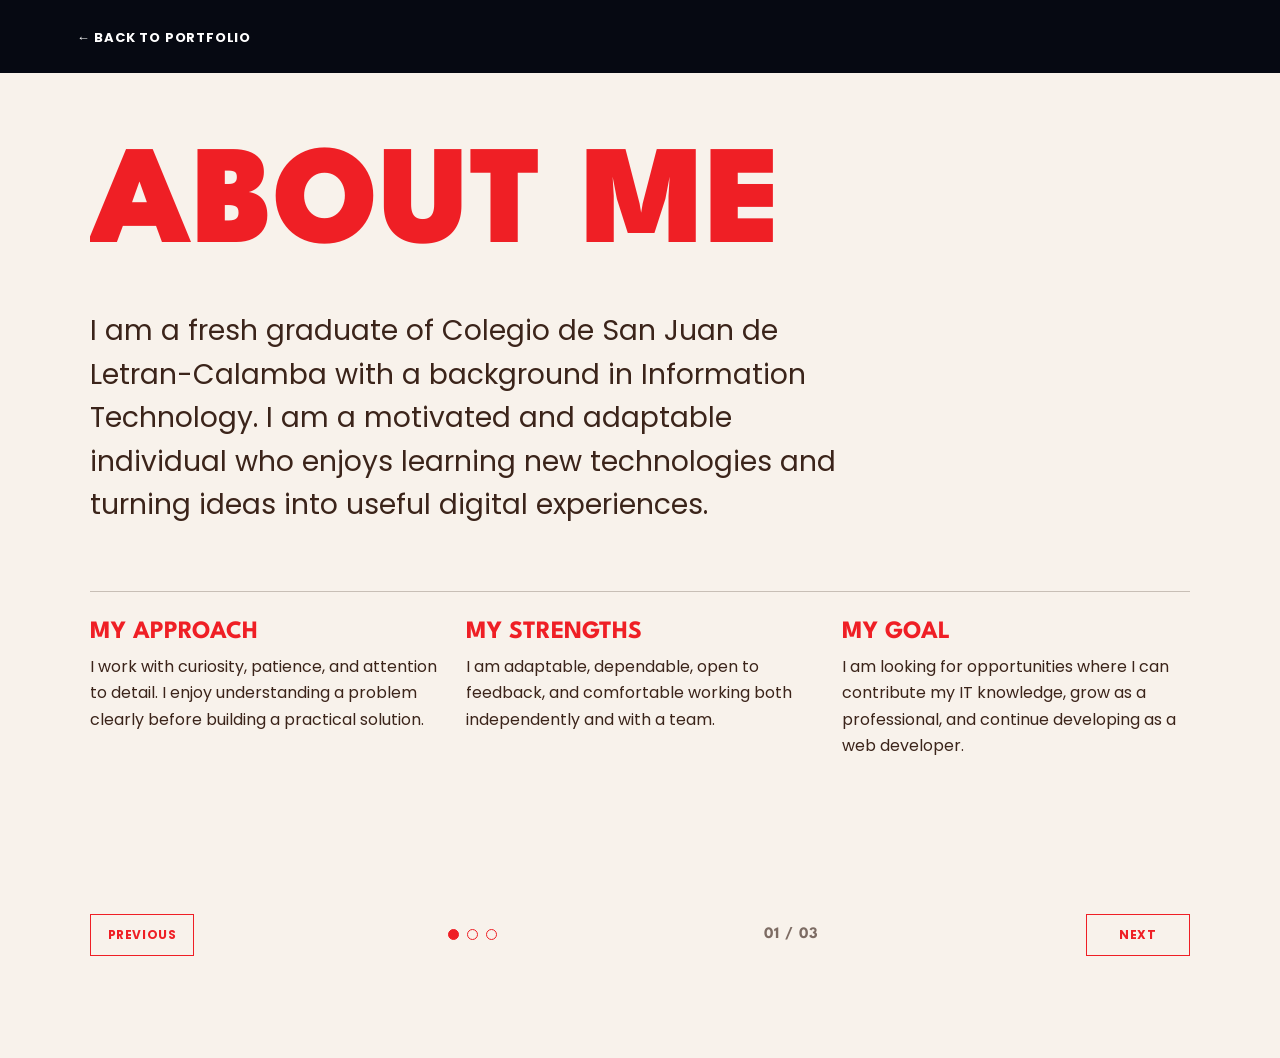
<file: aboutme.html>
<!DOCTYPE html>
<html lang="en">
<head>
    <meta charset="UTF-8">
    <meta name="viewport" content="width=device-width, initial-scale=1.0">
    <title>About Me - Jed Rafer</title>
    <style>
        @import url('https://fonts.googleapis.com/css2?family=League+Spartan:wght@500;700;900&family=Poppins:wght@400;500;600;700&display=swap');

        :root {
            --navy-dark: #060912;
            --brand-red: #ef1f25;
            --soft-cream: #f8f2eb;
            --text-dark: #3b241a;
            --rose: #ee6f82;
        }

        * {
            box-sizing: border-box;
            margin: 0;
            padding: 0;
        }

        body {
            min-height: 100vh;
            background: var(--soft-cream);
            color: var(--text-dark);
            font-family: 'Poppins', sans-serif;
            overflow-x: hidden;
        }

        .page-header {
            background: var(--navy-dark);
            padding: 24px 6vw;
        }

        .back-link {
            color: #ffffff;
            font-size: 13px;
            font-weight: 700;
            text-decoration: none;
            text-transform: uppercase;
            letter-spacing: 0.8px;
        }

        .back-link:hover {
            color: var(--rose);
        }

        main {
            width: min(1100px, 100% - 48px);
            margin: 0 auto;
            padding: 72px 0 90px;
        }

        .carousel {
            position: relative;
            overflow: hidden;
            touch-action: pan-y;
            user-select: none;
        }

        .carousel-track {
            display: flex;
            width: 300%;
            transition: transform 0.75s cubic-bezier(0.22, 1, 0.36, 1);
        }

        .slide {
            width: 33.3333%;
            flex: 0 0 33.3333%;
            padding: 2px 0 24px;
        }

        .slide[aria-hidden="true"] {
            pointer-events: none;
        }

        h1 {
            color: var(--brand-red);
            font-family: 'League Spartan', sans-serif;
            font-size: clamp(58px, 11vw, 148px);
            font-weight: 900;
            line-height: 0.88;
            text-transform: uppercase;
        }

        .intro {
            max-width: 760px;
            margin-top: 38px;
            font-size: clamp(19px, 2.2vw, 30px);
            line-height: 1.55;
        }

        .details {
            display: grid;
            grid-template-columns: repeat(3, 1fr);
            gap: 28px;
            margin-top: 64px;
            border-top: 1px solid rgba(59, 36, 26, 0.25);
            padding-top: 28px;
        }

        .details h2 {
            color: var(--brand-red);
            font-family: 'League Spartan', sans-serif;
            font-size: 25px;
            text-transform: uppercase;
        }

        .details p {
            margin-top: 10px;
            line-height: 1.65;
        }

        .skills-intro {
            max-width: 720px;
            margin-top: 26px;
            font-size: clamp(17px, 2vw, 25px);
            line-height: 1.55;
        }

        .skills-grid {
            display: grid;
            grid-template-columns: repeat(3, 1fr);
            gap: 18px;
            margin-top: 48px;
        }

        .skill-group {
            min-height: 190px;
            padding: 22px;
            border: 1px solid rgba(59, 36, 26, 0.2);
            background: rgba(255, 255, 255, 0.38);
            box-shadow: 8px 8px 0 rgba(59, 36, 26, 0.12);
            transition: transform 0.25s ease, box-shadow 0.25s ease;
        }

        .skill-group:hover {
            transform: translateY(-5px);
            box-shadow: 12px 12px 0 rgba(59, 36, 26, 0.16);
        }

        .skill-group h2 {
            color: var(--brand-red);
            font-family: 'League Spartan', sans-serif;
            font-size: clamp(22px, 2.6vw, 34px);
            line-height: 1;
            text-transform: uppercase;
        }

        .skill-group p {
            margin-top: 18px;
            font-size: clamp(15px, 1.5vw, 20px);
            line-height: 1.65;
        }

        .hobbies-slide {
            margin: 0;
            padding: 34px clamp(20px, 4vw, 54px) 44px;
            background: var(--navy-dark);
            color: #ffffff;
            box-shadow: 14px 14px 0 rgba(6, 9, 18, 0.18);
        }

        .hobbies-slide h1 {
            color: #2fb3ff;
        }

        .hobbies-intro {
            max-width: 700px;
            margin-top: 24px;
            color: #d8e6ff;
            font-size: clamp(17px, 2vw, 25px);
            line-height: 1.55;
        }

        .hobbies-grid {
            display: grid;
            grid-template-columns: repeat(2, 1fr);
            gap: 16px;
            margin-top: 42px;
        }

        .hobby-card {
            min-height: 180px;
            padding: 22px;
            border: 1px solid rgba(255, 255, 255, 0.2);
            background: rgba(255, 255, 255, 0.08);
            background-size: cover;
            background-position: center;
            background-blend-mode: multiply;
            isolation: isolate;
            transition: transform 0.25s ease, background 0.25s ease, border-color 0.25s ease;
        }

        .hobby-card:hover,
        .hobby-card:focus-within {
            transform: translateY(-6px) rotate(-1deg);
            background-color: rgba(255, 255, 255, 0.2);
        }

        .hobby-card h2 {
            position: relative;
            z-index: 1;
            font-family: 'League Spartan', sans-serif;
            font-size: clamp(25px, 3vw, 42px);
            line-height: 1;
            text-transform: uppercase;
        }

        .hobby-card p {
            position: relative;
            z-index: 1;
            margin-top: 16px;
            color: #e4ecff;
            font-size: clamp(14px, 1.4vw, 18px);
            line-height: 1.55;
        }

        .hobby-basketball {
            border-color: #ff9d3d;
            background-image: linear-gradient(rgba(6, 9, 18, 0.44), rgba(6, 9, 18, 0.7)), url('basketball.jpg');
        }

        .hobby-basketball h2 {
            color: #ff9d3d;
        }

        .hobby-gaming {
            border-color: #c38cff;
            background-image: linear-gradient(rgba(6, 9, 18, 0.56), rgba(6, 9, 18, 0.72)), url('valorant.jpg');
        }

        .hobby-gaming h2 {
            color: #c38cff;
        }

        .hobby-anime {
            border-color: #ff6f9d;
            background-image: linear-gradient(rgba(6, 9, 18, 0.48), rgba(6, 9, 18, 0.7)), url('onepiece.jpg');
        }

        .hobby-anime h2 {
            color: #ff6f9d;
        }

        .hobby-movies {
            border-color: #65e5cf;
            background-image: linear-gradient(rgba(6, 9, 18, 0.5), rgba(6, 9, 18, 0.72)), url('spiderman.jpg');
        }

        .hobby-movies h2 {
            color: #65e5cf;
        }

        .carousel-controls {
            display: flex;
            align-items: center;
            justify-content: space-between;
            gap: 18px;
            margin-top: 28px;
            padding: 12px 0;
        }

        .carousel-status {
            min-width: 82px;
            color: rgba(59, 36, 26, 0.65);
            font-family: 'League Spartan', sans-serif;
            font-size: 16px;
            font-weight: 700;
            letter-spacing: 1px;
            text-align: center;
        }

        .carousel-button {
            min-width: 104px;
            padding: 11px 16px;
            border: 1px solid var(--brand-red);
            background: transparent;
            color: var(--brand-red);
            font: inherit;
            font-size: 12px;
            font-weight: 700;
            text-transform: uppercase;
            letter-spacing: 0.6px;
            cursor: pointer;
            transition: background 0.2s ease, color 0.2s ease, transform 0.2s ease;
        }

        .carousel-button:hover,
        .carousel-button:focus-visible {
            background: var(--brand-red);
            color: #ffffff;
            transform: translateY(-2px);
        }

        .carousel-button:focus-visible,
        .carousel-dot:focus-visible {
            outline: 3px solid var(--rose);
            outline-offset: 3px;
        }

        .carousel-dots {
            display: flex;
            gap: 8px;
        }

        .carousel-dot {
            width: 11px;
            height: 11px;
            padding: 0;
            border: 1px solid var(--brand-red);
            border-radius: 50%;
            background: transparent;
            cursor: pointer;
        }

        .carousel-dot.is-active {
            background: var(--brand-red);
        }

        @media (prefers-reduced-motion: reduce) {
            .carousel-track,
            .carousel-button,
            .skill-group {
                transition: none;
            }
        }

        @media (max-width: 700px) {
            main {
                width: min(100% - 32px, 1100px);
                padding-top: 52px;
            }

            .details {
                grid-template-columns: 1fr;
                margin-top: 46px;
            }

            .skills-grid {
                grid-template-columns: 1fr;
                margin-top: 36px;
            }

            .hobbies-grid {
                grid-template-columns: 1fr;
                margin-top: 32px;
            }

            .carousel-controls {
                gap: 8px;
                margin-top: 12px;
                padding: 10px 8px;
            }

            .carousel-button {
                min-width: 0;
                flex: 1 1 0;
                padding: 10px 8px;
            }

            .carousel-status {
                min-width: 64px;
                font-size: 14px;
            }
        }
    </style>
</head>
<body>
    <header class="page-header">
        <a class="back-link" href="index.html">&larr; Back to portfolio</a>
    </header>

    <main>
        <div class="carousel" id="aboutCarousel" aria-label="About Me, Skills, and Hobbies">
            <div class="carousel-track">
                <section class="slide" aria-labelledby="aboutSlideTitle">
                    <h1 id="aboutSlideTitle">About Me</h1>
                    <p class="intro">I am a fresh graduate of Colegio de San Juan de Letran-Calamba with a background in Information Technology. I am a motivated and adaptable individual who enjoys learning new technologies and turning ideas into useful digital experiences.</p>

                    <div class="details">
                        <section>
                            <h2>My Approach</h2>
                            <p>I work with curiosity, patience, and attention to detail. I enjoy understanding a problem clearly before building a practical solution.</p>
                        </section>
                        <section>
                            <h2>My Strengths</h2>
                            <p>I am adaptable, dependable, open to feedback, and comfortable working both independently and with a team.</p>
                        </section>
                        <section>
                            <h2>My Goal</h2>
                            <p>I am looking for opportunities where I can contribute my IT knowledge, grow as a professional, and continue developing as a web developer.</p>
                        </section>
                    </div>
                </section>

                <section class="slide" aria-labelledby="skillsSlideTitle" aria-hidden="true">
                    <h1 id="skillsSlideTitle">Skills</h1>
                    <p class="skills-intro">A practical toolkit for building, styling, connecting, and improving digital experiences.</p>

                    <div class="skills-grid">
                        <section class="skill-group">
                            <h2>Programming Language</h2>
                            <p>Python, JavaScript, Java, HTML5, CSS3, C++</p>
                        </section>
                        <section class="skill-group">
                            <h2>Database</h2>
                            <p>MySQL</p>
                        </section>
                        <section class="skill-group">
                            <h2>Tools and Technologies</h2>
                            <p>Android Studio, Git, Visual Studio Code, Microsoft Office 365: Word, Excel, PowerPoint</p>
                        </section>
                    </div>
                </section>

                <section class="slide hobbies-slide" aria-labelledby="hobbiesSlideTitle" aria-hidden="true">
                    <h1 id="hobbiesSlideTitle">Hobbies</h1>
                    <p class="hobbies-intro">The things I enjoy outside of work keep me curious, competitive, creative, and connected to new stories.</p>

                    <div class="hobbies-grid">
                        <article class="hobby-card hobby-basketball">
                            <h2>Basketball</h2>
                            <p>I enjoy the energy of the game, the teamwork, and the challenge of improving one play at a time.</p>
                        </article>
                        <article class="hobby-card hobby-gaming">
                            <h2>Gaming</h2>
                            <p>I play computer games such as Valorant for strategy, quick decisions, and friendly competition.</p>
                        </article>
                        <article class="hobby-card hobby-anime">
                            <h2>Anime</h2>
                            <p>I like discovering imaginative worlds, memorable characters, and stories with different perspectives.</p>
                        </article>
                        <article class="hobby-card hobby-movies">
                            <h2>Movies</h2>
                            <p>I enjoy watching movies to relax, explore new ideas, and appreciate strong visual storytelling.</p>
                        </article>
                    </div>
                </section>
            </div>
        </div>

        <div class="carousel-controls">
            <button class="carousel-button" id="previousSlide" type="button" aria-label="Show About Me">Previous</button>
            <div class="carousel-dots" role="tablist" aria-label="Choose About Me section">
                <button class="carousel-dot is-active" type="button" role="tab" aria-selected="true" aria-label="About Me" data-slide="0"></button>
                <button class="carousel-dot" type="button" role="tab" aria-selected="false" aria-label="Skills" data-slide="1"></button>
                <button class="carousel-dot" type="button" role="tab" aria-selected="false" aria-label="Hobbies" data-slide="2"></button>
            </div>
            <span class="carousel-status" id="carouselStatus" aria-live="polite">01 / 03</span>
            <button class="carousel-button" id="nextSlide" type="button" aria-label="Show Skills">Next</button>
        </div>
    </main>

    <script>
        const carousel = document.getElementById('aboutCarousel');
        const track = carousel.querySelector('.carousel-track');
        const slides = [...carousel.querySelectorAll('.slide')];
        const dots = [...document.querySelectorAll('.carousel-dot')];
        const previousButton = document.getElementById('previousSlide');
        const nextButton = document.getElementById('nextSlide');
        const carouselStatus = document.getElementById('carouselStatus');
        const prefersReducedMotion = window.matchMedia('(prefers-reduced-motion: reduce)').matches;
        let currentSlide = 0;
        let autoAdvance;
        let pointerStartX = null;
        const slideNames = ['About Me', 'Skills', 'Hobbies'];

        const updateCarousel = (slideIndex) => {
            currentSlide = (slideIndex + slides.length) % slides.length;
            track.style.transform = `translateX(-${currentSlide * (100 / slides.length)}%)`;
            const adjacentSlide = slideNames[(currentSlide + 1) % slides.length];
            previousButton.setAttribute('aria-label', `Show ${slideNames[(currentSlide - 1 + slides.length) % slides.length]}`);
            nextButton.setAttribute('aria-label', `Show ${adjacentSlide}`);
            carouselStatus.textContent = `${String(currentSlide + 1).padStart(2, '0')} / ${String(slides.length).padStart(2, '0')}`;

            slides.forEach((slide, index) => {
                const isCurrent = index === currentSlide;
                slide.setAttribute('aria-hidden', String(!isCurrent));
            });

            dots.forEach((dot, index) => {
                const isCurrent = index === currentSlide;
                dot.classList.toggle('is-active', isCurrent);
                dot.setAttribute('aria-selected', String(isCurrent));
            });
        };

        const stopAutoAdvance = () => window.clearInterval(autoAdvance);
        const startAutoAdvance = () => {
            if (!prefersReducedMotion) {
                stopAutoAdvance();
                autoAdvance = window.setInterval(() => updateCarousel(currentSlide + 1), 6000);
            }
        };

        previousButton.addEventListener('click', () => {
            updateCarousel(currentSlide - 1);
            startAutoAdvance();
        });

        nextButton.addEventListener('click', () => {
            updateCarousel(currentSlide + 1);
            startAutoAdvance();
        });

        dots.forEach((dot) => {
            dot.addEventListener('click', () => {
                updateCarousel(Number(dot.dataset.slide));
                startAutoAdvance();
            });
        });

        carousel.addEventListener('pointerdown', (event) => {
            pointerStartX = event.clientX;
            stopAutoAdvance();
            if (event.pointerId !== undefined && carousel.setPointerCapture) {
                try {
                    carousel.setPointerCapture(event.pointerId);
                } catch {
                    pointerStartX = event.clientX;
                }
            }
        });

        carousel.addEventListener('pointerup', (event) => {
            if (pointerStartX === null) {
                return;
            }

            const distance = event.clientX - pointerStartX;
            if (Math.abs(distance) > 45) {
                updateCarousel(currentSlide + (distance < 0 ? 1 : -1));
            }

            pointerStartX = null;
            startAutoAdvance();
        });

        carousel.addEventListener('pointercancel', () => {
            pointerStartX = null;
            startAutoAdvance();
        });

        carousel.addEventListener('mouseenter', stopAutoAdvance);
        carousel.addEventListener('mouseleave', startAutoAdvance);
        updateCarousel(0);
        startAutoAdvance();
    </script>
</body>
</html>
</file>
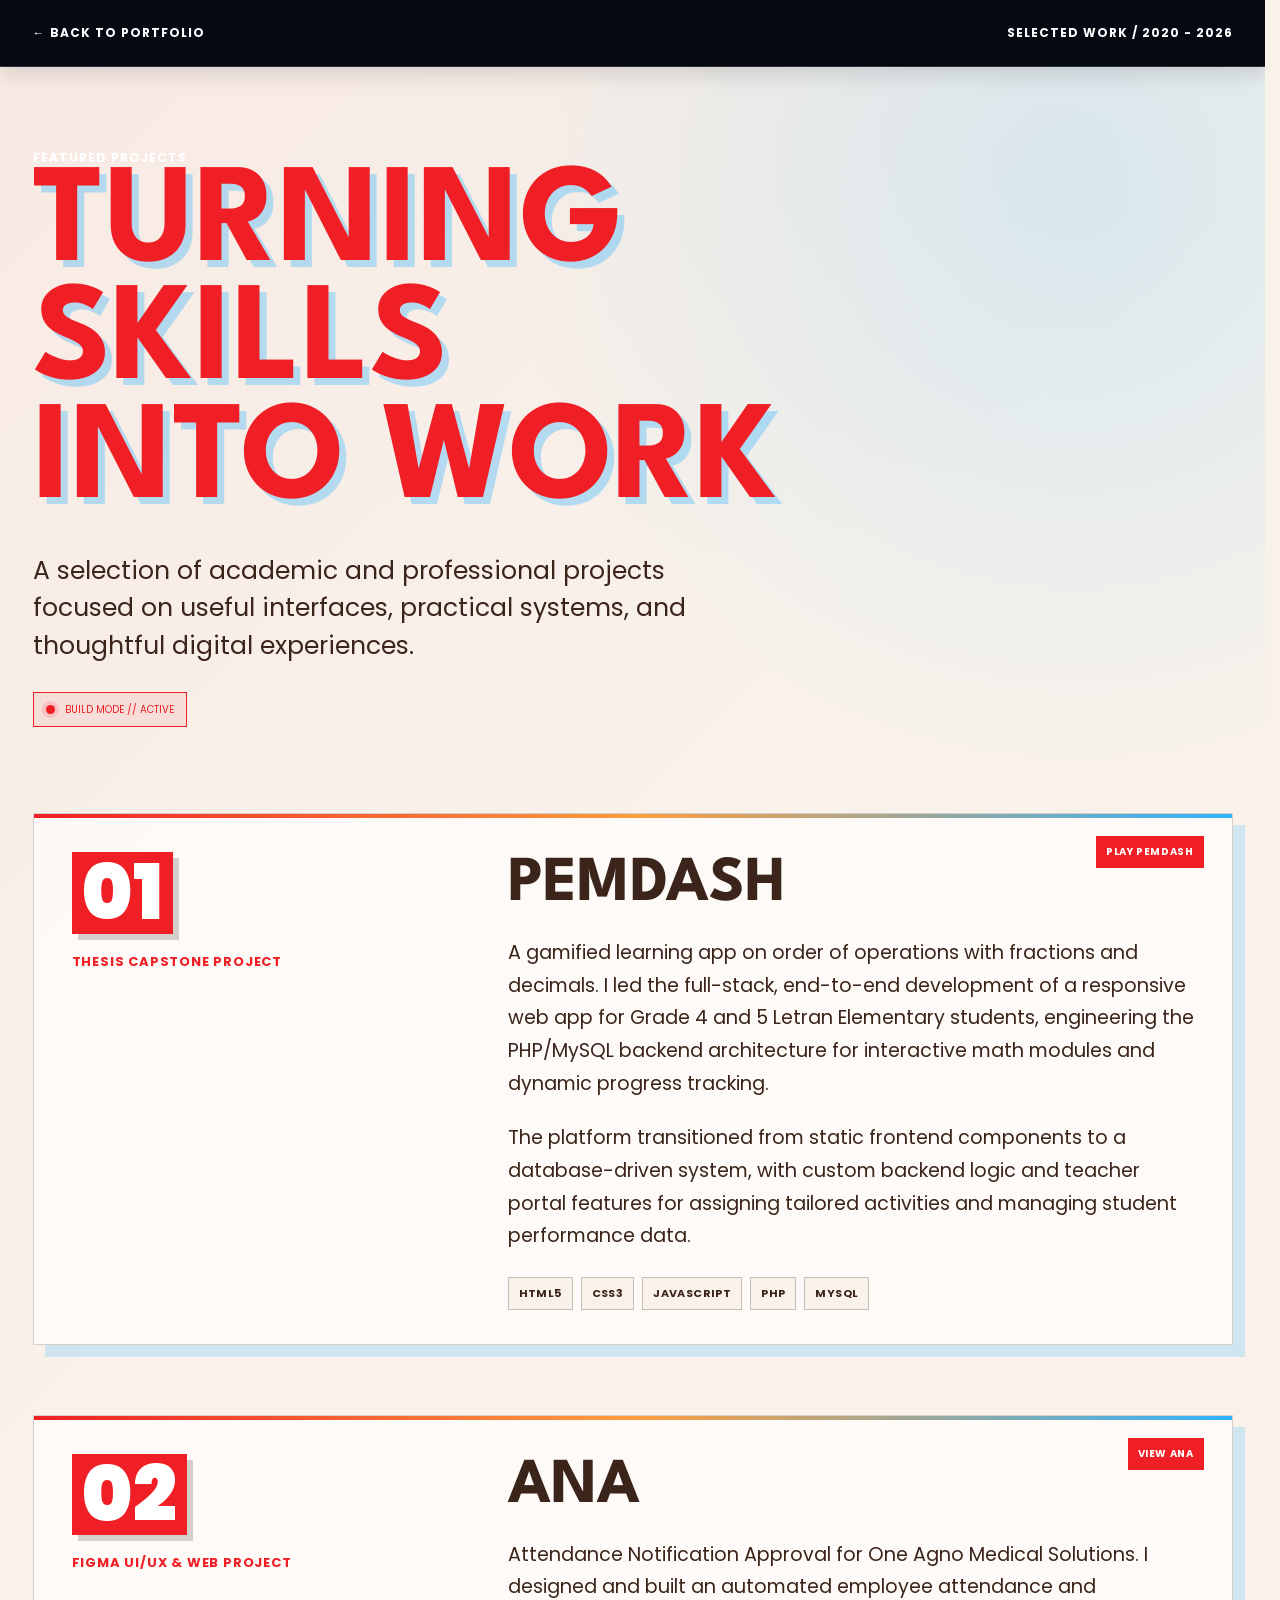
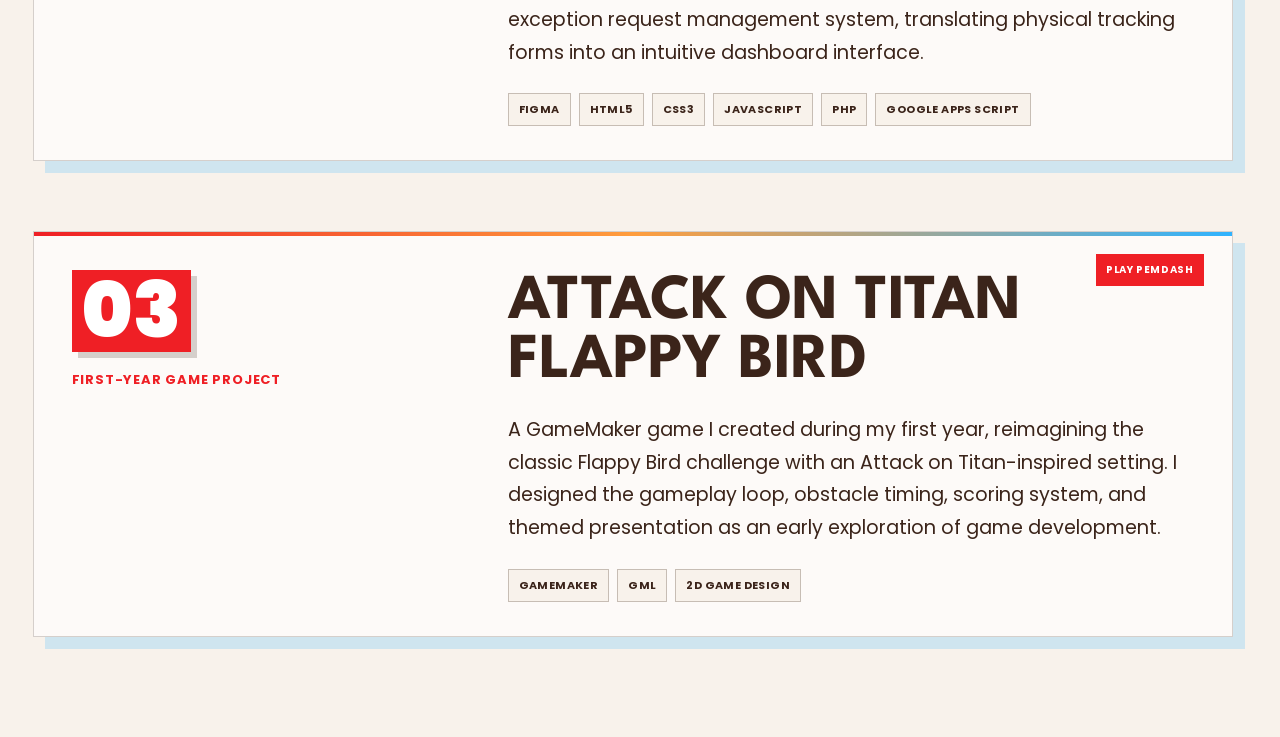
<file: projects.html>
<!DOCTYPE html>
<html lang="en">
<head>
    <meta charset="UTF-8">
    <meta name="viewport" content="width=device-width, initial-scale=1.0">
    <title>Projects - Jed Rafer</title>
    <link rel="stylesheet" href="style.css">
    <style>
        .projects-page {
            min-height: 100vh;
            background-color: var(--soft-cream);
            background-image:
                radial-gradient(circle at 85% 8%, rgba(47, 179, 255, 0.16), transparent 24%),
                linear-gradient(135deg, rgba(239, 31, 37, 0.04), transparent 42%);
            color: var(--text-dark);
            overflow: visible;
        }

        .projects-header {
            padding: 24px 0;
            background: var(--navy-dark);
            border-bottom: 1px solid rgba(255, 255, 255, 0.16);
            box-shadow: 0 8px 22px rgba(6, 9, 18, 0.12);
        }

        .projects-header .container {
            display: flex;
            align-items: center;
            justify-content: space-between;
            gap: 20px;
        }

        .projects-back,
        .projects-kicker {
            color: #ffffff;
            font-size: 12px;
            font-weight: 700;
            letter-spacing: 1px;
            line-height: 1.5;
            text-decoration: none;
            text-transform: uppercase;
        }

        .projects-back:hover,
        .projects-back:focus-visible {
            color: var(--rose);
        }

        .projects-main {
            padding: 82px 0 100px;
        }

        .projects-title {
            max-width: 850px;
            color: var(--brand-red);
            font-family: 'League Spartan', sans-serif;
            font-size: clamp(64px, 11vw, 154px);
            line-height: 0.84;
            text-shadow: 7px 7px 0 rgba(47, 179, 255, 0.34);
            text-transform: uppercase;
        }

        .projects-intro {
            max-width: 680px;
            margin-top: 30px;
            color: var(--text-dark);
            font-size: clamp(17px, 2vw, 25px);
            line-height: 1.5;
        }

        .project-signal {
            display: inline-flex;
            align-items: center;
            gap: 10px;
            margin-top: 28px;
            padding: 9px 12px;
            border: 1px solid var(--brand-red);
            background: rgba(239, 31, 37, 0.08);
            color: var(--brand-red);
            font-size: 10px;
            line-height: 1.5;
            animation: signalPop 0.7s 2.6s cubic-bezier(0.22, 1, 0.36, 1) forwards, signalFloat 3s 3.5s ease-in-out infinite;
        }

        .project-signal::before {
            content: "";
            width: 9px;
            height: 9px;
            background: var(--brand-red);
            border-radius: 50%;
            box-shadow: 0 0 0 4px rgba(239, 31, 37, 0.14);
        }

        .project-list {
            display: grid;
            gap: 70px;
            margin-top: 86px;
        }

        .project-entry {
            position: relative;
            display: grid;
            grid-template-columns: minmax(0, 0.8fr) minmax(0, 1.4fr);
            gap: 44px;
            padding: 38px 38px 34px;
            border: 1px solid rgba(59, 36, 26, 0.2);
            background: rgba(255, 255, 255, 0.64);
            box-shadow: 12px 12px 0 rgba(47, 179, 255, 0.2);
            animation: projectRise 0.7s cubic-bezier(0.22, 1, 0.36, 1) forwards;
            transition: transform 0.25s ease, box-shadow 0.25s ease, filter 0.25s ease;
        }

        .project-entry:nth-child(2) {
            animation-delay: 0.22s;
        }

        .project-entry:nth-child(3) {
            animation-delay: 0.44s;
        }

        .project-entry::before {
            content: "";
            position: absolute;
            top: 0;
            left: 0;
            right: 0;
            height: 4px;
            background: linear-gradient(90deg, var(--brand-red), #ff9d3d, var(--button-blue));
        }

        .project-entry:hover,
        .project-entry:focus-visible {
            transform: translate(-5px, -5px);
            box-shadow: 17px 17px 0 rgba(239, 31, 37, 0.22);
            filter: saturate(1.08);
            outline: none;
        }

        .project-video-trigger {
            cursor: pointer;
        }

        .project-image-trigger {
            cursor: pointer;
        }

        .project-video-trigger::after {
            content: "PLAY PEMDASH";
            position: absolute;
            right: 28px;
            top: 22px;
            padding: 8px 10px;
            background: var(--brand-red);
            color: #ffffff;
            font-size: 10px;
            font-weight: 700;
            letter-spacing: 0.6px;
        }

        .project-image-trigger::after {
            content: "VIEW ANA";
            position: absolute;
            right: 28px;
            top: 22px;
            padding: 8px 10px;
            background: var(--brand-red);
            color: #ffffff;
            font-size: 10px;
            font-weight: 700;
            letter-spacing: 0.6px;
        }

        .project-number {
            display: inline-block;
            padding: 8px 10px;
            color: #ffffff;
            background: var(--brand-red);
            font-size: clamp(48px, 6vw, 88px);
            font-weight: 900;
            line-height: 0.85;
            box-shadow: 6px 6px 0 rgba(59, 36, 26, 0.2);
        }

        .project-name {
            margin-top: 4px;
            color: var(--text-dark);
            font-family: 'League Spartan', sans-serif;
            font-size: clamp(34px, 5vw, 76px);
            line-height: 0.92;
            text-transform: uppercase;
        }

        .project-type {
            margin-top: 18px;
            color: var(--brand-red);
            font-size: 13px;
            font-weight: 700;
            letter-spacing: 0.8px;
            text-transform: uppercase;
        }

        .project-description {
            max-width: 760px;
            margin-top: 22px;
            color: var(--text-dark);
            font-size: clamp(16px, 1.5vw, 21px);
            line-height: 1.7;
        }

        .project-stack {
            display: flex;
            flex-wrap: wrap;
            gap: 8px;
            margin-top: 24px;
        }

        .project-stack span {
            padding: 7px 10px;
            border: 1px solid rgba(59, 36, 26, 0.26);
            background: var(--soft-cream);
            color: var(--text-dark);
            font-size: 11px;
            font-weight: 700;
            letter-spacing: 0.4px;
            text-transform: uppercase;
        }

        .video-viewer {
            position: fixed;
            inset: 0;
            z-index: 50;
            display: grid;
            place-items: center;
            padding: 24px;
            background: rgba(6, 9, 18, 0.88);
            opacity: 0;
            pointer-events: none;
            transition: opacity 0.25s ease;
        }

        .video-viewer.is-open {
            opacity: 1;
            pointer-events: auto;
        }

        .image-viewer {
            position: fixed;
            inset: 0;
            z-index: 50;
            display: grid;
            place-items: center;
            padding: 24px;
            background: rgba(6, 9, 18, 0.88);
            opacity: 0;
            pointer-events: none;
            transition: opacity 0.25s ease;
        }

        .image-viewer.is-open {
            opacity: 1;
            pointer-events: auto;
        }

        .image-viewer-panel {
            width: min(960px, 100%);
            padding: 24px;
            background: var(--soft-cream);
            box-shadow: 12px 12px 0 rgba(239, 31, 37, 0.28);
        }

        .image-viewer-head {
            display: flex;
            align-items: center;
            justify-content: space-between;
            gap: 16px;
            margin-bottom: 16px;
        }

        .image-viewer-title {
            color: var(--text-dark);
            font-family: 'League Spartan', sans-serif;
            font-size: 28px;
            text-transform: uppercase;
        }

        .image-viewer-close {
            border: 0;
            background: var(--brand-red);
            color: #ffffff;
            cursor: pointer;
            font-size: 20px;
            line-height: 1;
            padding: 8px 11px;
        }

        .image-frame {
            width: 100%;
            max-height: 70vh;
            object-fit: contain;
            display: block;
            background: #060912;
        }

        .image-choices {
            display: flex;
            flex-wrap: wrap;
            gap: 8px;
            margin-top: 16px;
        }

        .image-choice {
            border: 1px solid var(--brand-red);
            background: transparent;
            color: var(--brand-red);
            cursor: pointer;
            font-size: 11px;
            font-weight: 700;
            padding: 9px 12px;
            text-transform: uppercase;
        }

        .image-choice.is-selected,
        .image-choice:hover,
        .image-choice:focus-visible {
            background: var(--brand-red);
            color: #ffffff;
            outline: none;
        }

        .video-viewer-panel {
            width: min(960px, 100%);
            padding: 24px;
            background: var(--soft-cream);
            box-shadow: 12px 12px 0 rgba(47, 179, 255, 0.28);
        }

        .video-viewer-head {
            display: flex;
            align-items: center;
            justify-content: space-between;
            gap: 16px;
            margin-bottom: 16px;
        }

        .video-viewer-title {
            color: var(--text-dark);
            font-family: 'League Spartan', sans-serif;
            font-size: 28px;
            text-transform: uppercase;
        }

        .video-viewer-close {
            border: 0;
            background: var(--brand-red);
            color: #ffffff;
            cursor: pointer;
            font-size: 20px;
            line-height: 1;
            padding: 8px 11px;
        }

        .video-frame {
            width: 100%;
            aspect-ratio: 16 / 9;
            border: 0;
            display: block;
            background: #060912;
        }

        .video-choices {
            display: flex;
            flex-wrap: wrap;
            gap: 8px;
            margin-top: 16px;
        }

        .video-choice {
            border: 1px solid var(--brand-red);
            background: transparent;
            color: var(--brand-red);
            cursor: pointer;
            font-size: 11px;
            font-weight: 700;
            padding: 9px 12px;
            text-transform: uppercase;
        }

        .video-choice.is-selected,
        .video-choice:hover,
        .video-choice:focus-visible {
            background: var(--brand-red);
            color: #ffffff;
            outline: none;
        }

        @keyframes signalPop {
            from {
                opacity: 0;
                transform: translateY(18px) scale(0.94);
            }
            to {
                opacity: 1;
                transform: translateY(0) scale(1);
            }
        }

        @keyframes signalFloat {
            0%, 100% {
                margin-left: 0;
            }
            50% {
                margin-left: 8px;
            }
        }

        @keyframes projectRise {
            from {
                opacity: 0;
                transform: translateY(32px);
            }
            to {
                opacity: 1;
                transform: translateY(0);
            }
        }

        @media (prefers-reduced-motion: reduce) {
            .project-signal,
            .project-entry {
                animation: none;
                opacity: 1;
                transform: none;
            }
        }

        @media (max-width: 700px) {
            .projects-header {
                padding: 18px 0;
            }

            .projects-header .container {
                align-items: flex-start;
                flex-direction: column;
                gap: 8px;
            }

            .projects-main {
                padding: 54px 0 70px;
            }

            .project-list {
                gap: 54px;
                margin-top: 58px;
            }

            .project-entry {
                grid-template-columns: 1fr;
                gap: 18px;
            }

            .project-number {
                font-size: 48px;
            }

            .project-video-trigger::after {
                right: 18px;
                top: 18px;
            }

            .project-image-trigger::after {
                right: 18px;
                top: 18px;
            }

            .video-viewer-panel {
                padding: 16px;
            }

            .image-viewer-panel {
                padding: 16px;
            }
        }
    </style>
</head>
<body class="projects-page">
    <header class="projects-header">
        <div class="container">
            <a class="projects-back" href="index.html">&larr; Back to portfolio</a>
            <span class="projects-kicker">Selected work / 2020 - 2026</span>
        </div>
    </header>

    <main class="projects-main container">
        <p class="projects-kicker">Featured projects</p>
        <h1 class="projects-title">Turning Skills<br>into Work</h1>
        <p class="projects-intro">A selection of academic and professional projects focused on useful interfaces, practical systems, and thoughtful digital experiences.</p>
        <span class="project-signal" aria-hidden="true">BUILD MODE // ACTIVE</span>

        <div class="project-list">
            <article class="project-entry project-video-trigger" tabindex="0" role="button" data-video="p595Z_HTjyo" data-start="62" aria-label="Play PEMDASH project videos">
                <div>
                    <p class="project-number">01</p>
                    <p class="project-type">Thesis Capstone Project</p>
                </div>
                <div>
                    <h2 class="project-name">PEMDASH</h2>
                    <p class="project-description">A gamified learning app on order of operations with fractions and decimals. I led the full-stack, end-to-end development of a responsive web app for Grade 4 and 5 Letran Elementary students, engineering the PHP/MySQL backend architecture for interactive math modules and dynamic progress tracking.</p>
                    <p class="project-description">The platform transitioned from static frontend components to a database-driven system, with custom backend logic and teacher portal features for assigning tailored activities and managing student performance data.</p>
                    <div class="project-stack" aria-label="PEMDASH technologies">
                        <span>HTML5</span><span>CSS3</span><span>JavaScript</span><span>PHP</span><span>MySQL</span>
                    </div>
                </div>
            </article>

            <article class="project-entry project-image-trigger" tabindex="0" role="button" aria-label="View ANA project images">
                <div>
                    <p class="project-number">02</p>
                    <p class="project-type">Figma UI/UX &amp; Web Project</p>
                </div>
                <div>
                    <h2 class="project-name">ANA</h2>
                    <p class="project-description">Attendance Notification Approval for One Agno Medical Solutions. I designed and built an automated employee attendance and exception request management system, translating physical tracking forms into an intuitive dashboard interface.</p>
                    <div class="project-stack" aria-label="ANA technologies">
                        <span>Figma</span><span>HTML5</span><span>CSS3</span><span>JavaScript</span><span>PHP</span><span>Google Apps Script</span>
                    </div>
                </div>
            </article>

            <article class="project-entry project-video-trigger" tabindex="0" role="button" data-video="a8gD0xTf12Q" data-title="Attack on Titan Flappy Bird" aria-label="Play Attack on Titan Flappy Bird video">
                <div>
                    <p class="project-number">03</p>
                    <p class="project-type">First-Year Game Project</p>
                </div>
                <div>
                    <h2 class="project-name">Attack on Titan<br>Flappy Bird</h2>
                    <p class="project-description">A GameMaker game I created during my first year, reimagining the classic Flappy Bird challenge with an Attack on Titan-inspired setting. I designed the gameplay loop, obstacle timing, scoring system, and themed presentation as an early exploration of game development.</p>
                    <div class="project-stack" aria-label="Attack on Titan Flappy Bird technologies">
                        <span>GameMaker</span><span>GML</span><span>2D Game Design</span>
                    </div>
                </div>
            </article>
        </div>
    </main>

    <div class="video-viewer" id="videoViewer" aria-hidden="true">
        <div class="video-viewer-panel" role="dialog" aria-modal="true" aria-labelledby="videoViewerTitle">
            <div class="video-viewer-head">
                <h2 class="video-viewer-title" id="videoViewerTitle">Project videos</h2>
                <button class="video-viewer-close" id="videoViewerClose" type="button" aria-label="Close video player">&times;</button>
            </div>
            <iframe class="video-frame" id="videoFrame" title="PEMDASH project video" allow="autoplay; encrypted-media; picture-in-picture" allowfullscreen></iframe>
            <div class="video-choices" aria-label="Choose a PEMDASH video">
                <button class="video-choice is-selected" type="button" data-video="p595Z_HTjyo" data-start="62">Video 1</button>
                <button class="video-choice" type="button" data-video="TJe5lxbEE-U">Video 2</button>
                <button class="video-choice" type="button" data-video="ZuRopxIt5dQ">Video 3</button>
                <button class="video-choice" type="button" data-video="fjRFzTiuvww">Video 4</button>
                <button class="video-choice" type="button" data-video="a8gD0xTf12Q" data-title="Attack on Titan Flappy Bird">Attack on Titan Flappy Bird</button>
            </div>
        </div>
    </div>

    <div class="image-viewer" id="imageViewer" aria-hidden="true">
        <div class="image-viewer-panel" role="dialog" aria-modal="true" aria-labelledby="imageViewerTitle">
            <div class="image-viewer-head">
                <h2 class="image-viewer-title" id="imageViewerTitle">ANA project images</h2>
                <button class="image-viewer-close" id="imageViewerClose" type="button" aria-label="Close image viewer">&times;</button>
            </div>
            <img class="image-frame" id="imageFrame" src="ANA1.png" alt="ANA project image 1">
            <div class="image-choices" aria-label="Choose an ANA project image">
                <button class="image-choice is-selected" type="button" data-image="ANA1.png" data-alt="ANA project image 1">ANA1</button>
                <button class="image-choice" type="button" data-image="ANA2.png" data-alt="ANA project image 2">ANA2</button>
                <button class="image-choice" type="button" data-image="ANA3.png" data-alt="ANA project image 3">ANA3</button>
            </div>
        </div>
    </div>

    <script>
        const videoTriggers = document.querySelectorAll('.project-video-trigger');
        const videoViewer = document.getElementById('videoViewer');
        const videoViewerClose = document.getElementById('videoViewerClose');
        const videoFrame = document.getElementById('videoFrame');
        const videoChoices = document.querySelectorAll('.video-choice');
        const imageTrigger = document.querySelector('.project-image-trigger');
        const imageViewer = document.getElementById('imageViewer');
        const imageViewerClose = document.getElementById('imageViewerClose');
        const imageFrame = document.getElementById('imageFrame');
        const imageChoices = document.querySelectorAll('.image-choice');
        let previouslyFocusedVideoTrigger = null;
        let previouslyFocusedImageTrigger = null;

        const openVideoViewer = (videoId, startTime = '') => {
            previouslyFocusedVideoTrigger = document.activeElement;
            const startParameter = startTime ? `&start=${encodeURIComponent(startTime)}` : '';
            videoFrame.src = `https://www.youtube-nocookie.com/embed/${encodeURIComponent(videoId)}?autoplay=1&rel=0${startParameter}`;
            videoViewer.classList.add('is-open');
            videoViewer.setAttribute('aria-hidden', 'false');
            document.body.style.overflow = 'hidden';
            videoViewerClose.focus();
        };

        const closeVideoViewer = () => {
            videoViewer.classList.remove('is-open');
            videoViewer.setAttribute('aria-hidden', 'true');
            videoFrame.removeAttribute('src');
            document.body.style.overflow = '';
            previouslyFocusedVideoTrigger?.focus();
        };

        videoTriggers.forEach((trigger) => {
            trigger.addEventListener('click', () => openVideoViewer(trigger.dataset.video, trigger.dataset.start));
            trigger.addEventListener('keydown', (event) => {
                if (event.key === 'Enter' || event.key === ' ') {
                    event.preventDefault();
                    openVideoViewer(trigger.dataset.video, trigger.dataset.start);
                }
            });
        });

        videoChoices.forEach((choice) => {
            choice.addEventListener('click', () => {
                videoChoices.forEach((otherChoice) => otherChoice.classList.remove('is-selected'));
                choice.classList.add('is-selected');
                openVideoViewer(choice.dataset.video, choice.dataset.start);
            });
        });

        videoViewerClose.addEventListener('click', closeVideoViewer);
        videoViewer.addEventListener('click', (event) => {
            if (event.target === videoViewer) {
                closeVideoViewer();
            }
        });

        const openImageViewer = (imagePath, imageAlt) => {
            previouslyFocusedImageTrigger = document.activeElement;
            imageFrame.src = imagePath;
            imageFrame.alt = imageAlt;
            imageViewer.classList.add('is-open');
            imageViewer.setAttribute('aria-hidden', 'false');
            document.body.style.overflow = 'hidden';
            imageViewerClose.focus();
        };

        const closeImageViewer = () => {
            imageViewer.classList.remove('is-open');
            imageViewer.setAttribute('aria-hidden', 'true');
            imageFrame.src = '';
            document.body.style.overflow = '';
            previouslyFocusedImageTrigger?.focus();
        };

        imageTrigger.addEventListener('click', () => openImageViewer('ANA1.png', 'ANA project image 1'));
        imageTrigger.addEventListener('keydown', (event) => {
            if (event.key === 'Enter' || event.key === ' ') {
                event.preventDefault();
                openImageViewer('ANA1.png', 'ANA project image 1');
            }
        });

        imageChoices.forEach((choice) => {
            choice.addEventListener('click', () => {
                imageChoices.forEach((otherChoice) => otherChoice.classList.remove('is-selected'));
                choice.classList.add('is-selected');
                openImageViewer(choice.dataset.image, choice.dataset.alt);
            });
        });

        imageViewerClose.addEventListener('click', closeImageViewer);
        imageViewer.addEventListener('click', (event) => {
            if (event.target === imageViewer) {
                closeImageViewer();
            }
        });

        document.addEventListener('keydown', (event) => {
            if (event.key === 'Escape' && videoViewer.classList.contains('is-open')) {
                closeVideoViewer();
            }

            if (event.key === 'Escape' && imageViewer.classList.contains('is-open')) {
                closeImageViewer();
            }
        });
    </script>
</body>
</html>
</file>
<file: style.css>
@import url('https://fonts.googleapis.com/css2?family=League+Spartan:wght@500;700;900&family=Poppins:wght@400;500;600;700&display=swap');

        :root {
            --navy-dark: #060912;
            --navy-mid: #20207a;
            --brand-blue: #1367d9;
            --soft-cream: #f8f2eb;
            --brand-red: #ef1f25;
            --rose: #ee6f82;
            --text-dark: #3b241a;
            --white: #ffffff;
            --button-blue: #2fb3ff;
        }

        * {
            margin: 0;
            padding: 0;
            box-sizing: border-box;
        }

        html {
            scroll-behavior: smooth;
            scrollbar-gutter: stable;
        }

        body {
            font-family: 'Poppins', sans-serif;
            color: var(--white);
            background: var(--navy-dark);
            overflow-x: hidden;
            background-image: radial-gradient(circle at 50% -15%, rgba(29, 31, 119, 0.55), rgba(6, 9, 18, 0));
        }

        section, footer {
            scroll-margin-top: 82px;
        }

        .site-header {
            position: sticky;
            top: 0;
            z-index: 30;
            background: rgba(255, 255, 255, 0.96);
            border-bottom: 1px solid rgba(6, 9, 18, 0.1);
            box-shadow: 0 5px 18px rgba(6, 9, 18, 0.08);
            backdrop-filter: blur(12px);
        }

        .site-header-inner {
            min-height: 72px;
            display: flex;
            align-items: center;
            justify-content: space-between;
            gap: 28px;
        }

        .site-logo {
            color: var(--brand-red);
            font-family: 'League Spartan', sans-serif;
            font-size: 28px;
            font-weight: 900;
            letter-spacing: 0.5px;
            text-decoration: none;
            white-space: nowrap;
        }

        .site-nav {
            display: flex;
            align-items: center;
            justify-content: flex-end;
            gap: clamp(14px, 2.4vw, 34px);
        }

        .site-nav a {
            position: relative;
            color: var(--navy-dark);
            font-size: 13px;
            font-weight: 700;
            text-decoration: none;
            white-space: nowrap;
            padding: 26px 0 24px;
            transition: color 0.2s ease;
        }

        .site-nav a::after {
            content: '';
            position: absolute;
            left: 0;
            right: 0;
            bottom: 16px;
            height: 3px;
            background: var(--brand-red);
            transform: scaleX(0);
            transform-origin: center;
            transition: transform 0.2s ease;
        }

        .site-nav a:hover,
        .site-nav a.active {
            color: var(--brand-red);
        }

        .site-nav a:hover::after,
        .site-nav a.active::after {
            transform: scaleX(1);
        }

        .container {
            width: min(1200px, 100% - 48px);
            margin-inline: auto;
        }

        .sr-only {
            position: absolute;
            width: 1px;
            height: 1px;
            padding: 0;
            margin: -1px;
            overflow: hidden;
            clip: rect(0, 0, 0, 0);
            white-space: nowrap;
            border: 0;
        }

        .reveal {
            opacity: 0;
            transform: translateY(24px);
            transition: opacity 0.7s ease, transform 0.7s ease;
        }

        .reveal.is-visible {
            opacity: 1;
            transform: translateY(0);
        }

        .story-sequence .story-item {
            opacity: 0;
            transform: translateY(18px);
            filter: blur(6px);
            transition: opacity 0.65s ease, transform 0.65s ease, filter 0.65s ease;
        }

        .story-sequence.is-active .story-item {
            opacity: 1;
            transform: translateY(0);
            filter: blur(0);
        }

        .story-sequence.is-active .story-item:nth-child(1) { transition-delay: 0.05s; }
        .story-sequence.is-active .story-item:nth-child(2) { transition-delay: 0.2s; }
        .story-sequence.is-active .story-item:nth-child(3) { transition-delay: 0.35s; }
        .story-sequence.is-active .story-item:nth-child(4) { transition-delay: 0.5s; }
        .story-sequence.is-active .story-item:nth-child(5) { transition-delay: 0.65s; }

        .hero {
            --pointer-x: 50%;
            --pointer-y: 50%;
            min-height: 560px;
            background:
                radial-gradient(circle at var(--pointer-x) var(--pointer-y), rgba(47, 179, 255, 0.22), transparent 28%),
                linear-gradient(115deg, #080b19 0%, #1d1f77 70%, #272b96 100%);
            position: relative;
            isolation: isolate;
            overflow: hidden;
        }

        .hero::after {
            content: "";
            position: absolute;
            inset: 0;
            pointer-events: none;
            background:
                radial-gradient(circle at 22% 22%, rgba(98, 146, 255, 0.22), rgba(98, 146, 255, 0) 48%),
                linear-gradient(180deg, rgba(2, 6, 17, 0.45) 0%, rgba(2, 6, 17, 0) 36%, rgba(2, 6, 17, 0.52) 100%);
            z-index: 1;
        }

        .hero-shell {
            min-height: 560px;
            display: grid;
            grid-template-columns: 64% 36%;
            position: relative;
            z-index: 2;
        }

        .hero-left {
            padding: 56px 40px 44px;
            display: flex;
            flex-direction: column;
            justify-content: space-between;
        }

        .hero-title {
            font-family: 'League Spartan', sans-serif;
            font-size: clamp(74px, 10vw, 148px);
            line-height: 0.86;
            letter-spacing: 1px;
            color: var(--brand-blue);
            text-shadow: 0 10px 24px rgba(9, 14, 31, 0.5);
            text-transform: uppercase;
            margin-bottom: 18px;
            opacity: 0;
            transform: translateY(18px);
            animation: popUp 1s ease forwards;
            animation-delay: 0.15s;
        }

        .hero-sub {
            font-size: clamp(12px, 1.45vw, 22px);
            letter-spacing: 0.6px;
            line-height: 1.5;
            text-transform: uppercase;
            max-width: 92%;
            opacity: 0;
            transform: translateY(18px);
            animation: popUp 1s ease forwards;
            animation-delay: 0.58s;
        }

        .hero-actions {
            display: flex;
            gap: 18px;
            margin-top: 36px;
            opacity: 0;
            transform: translateY(18px);
            animation: popUp 1s ease forwards;
            animation-delay: 0.92s;
        }

        .hero-btn {
            text-decoration: none;
            text-transform: uppercase;
            font-weight: 700;
            font-size: 12px;
            letter-spacing: 0.9px;
            color: var(--white);
            background: var(--button-blue);
            border: 1px solid rgba(255, 255, 255, 0.22);
            padding: 14px 26px;
            min-width: 132px;
            text-align: center;
            transition: transform 0.2s ease, filter 0.2s ease;
        }

        .hero-btn:hover {
            transform: translateY(-2px);
            filter: brightness(1.05);
        }

        .hero-btn:focus-visible,
        .about-link:focus-visible,
        .contact-copy:focus-visible,
        .back-to-top:focus-visible {
            outline: 3px solid var(--button-blue);
            outline-offset: 4px;
        }

        .hero-right {
            min-height: 560px;
            background: #131828;
            box-shadow: 18px 18px 0 rgba(4, 7, 18, 0.28);
        }

        .hero-right img {
            width: 100%;
            height: 100%;
            object-fit: cover;
            object-position: center top;
            display: block;
            filter: saturate(1.06) contrast(1.08);
            transition: transform 0.7s ease, filter 0.7s ease;
        }

        .hero-right:hover img {
            transform: scale(1.04);
            filter: saturate(1.18) contrast(1.1);
        }

        .about {
            --pointer-x: 50%;
            --pointer-y: 50%;
            background: var(--soft-cream);
            color: var(--text-dark);
            padding: 30px 0 44px;
            background-image: radial-gradient(circle at var(--pointer-x) var(--pointer-y), rgba(239, 31, 37, 0.1), transparent 30%);
        }

        .section-title {
            font-family: 'League Spartan', sans-serif;
            font-weight: 900;
            font-size: clamp(48px, 6.6vw, 96px);
            line-height: 0.95;
            text-transform: uppercase;
            margin-bottom: 18px;
        }

        .about .section-title,
        .certificates .section-title,
        .contact-bottom .section-title {
            color: var(--brand-red);
        }

        .contact-bottom .section-title {
            color: var(--white);
        }

        .about-grid {
            display: grid;
            grid-template-columns: minmax(280px, 420px) minmax(300px, 1fr);
            gap: 34px;
            align-items: center;
        }

        .about-photo {
            width: 100%;
            max-width: 390px;
            aspect-ratio: 3 / 4;
            background: #d7d7d7;
            overflow: hidden;
            box-shadow: 12px 12px 0 rgba(59, 36, 26, 0.2);
            transition: transform 0.35s ease, box-shadow 0.35s ease;
        }

        .about-photo:hover {
            transform: translate(-4px, -4px) rotate(-1deg);
            box-shadow: 18px 18px 0 rgba(59, 36, 26, 0.24);
        }

        .about-photo img {
            width: 100%;
            height: 100%;
            object-fit: cover;
            object-position: center top;
            display: block;
            transition: transform 0.7s ease, filter 0.7s ease;
        }

        .story-sequence.is-active .about-photo img {
            animation: aboutPhotoSlideIn 0.9s cubic-bezier(0.22, 1, 0.36, 1) both;
            animation-delay: 0.18s;
        }

        .about-photo:hover img {
            transform: scale(1.05);
            filter: saturate(1.12) contrast(1.04);
        }

        .about-text {
            font-size: clamp(14px, 1.5vw, 28px);
            line-height: 1.55;
            max-width: 780px;
        }

        .about-link {
            display: inline-block;
            margin-top: 22px;
            padding: 12px 16px;
            border: 2px solid var(--brand-red);
            color: var(--brand-red);
            font-size: 14px;
            font-weight: 700;
            text-decoration: none;
            text-transform: uppercase;
            letter-spacing: 0.5px;
            transition: color 0.2s ease, background 0.2s ease, transform 0.2s ease;
        }

        .about-link:hover {
            color: var(--white);
            background: var(--brand-red);
            transform: translateY(-3px);
        }

        .about-link::after {
            content: " ->";
            display: inline-block;
            transition: transform 0.2s ease;
        }

        .about-link:hover::after,
        .about-link:focus-visible::after {
            transform: translateX(4px);
        }

        .about-title-link {
            color: inherit;
            text-decoration: none;
        }

        .about-title-link:hover {
            color: var(--brand-red);
        }

        .education {
            --pointer-x: 50%;
            --pointer-y: 50%;
            position: relative;
            isolation: isolate;
            overflow: hidden;
            background:
                radial-gradient(circle at var(--pointer-x) var(--pointer-y), rgba(255, 255, 255, 0.22) 0, rgba(255, 255, 255, 0) 24%),
                linear-gradient(135deg, #ee6f82 0%, #d94d6b 55%, #b93661 100%);
            padding: 30px 0 42px;
            color: var(--white);
        }

        .education::after {
            content: "";
            position: absolute;
            inset: -35%;
            z-index: -1;
            opacity: 0.28;
            background-image:
                linear-gradient(115deg, transparent 0 46%, rgba(255, 255, 255, 0.3) 46.2%, transparent 46.5%),
                linear-gradient(25deg, transparent 0 58%, rgba(93, 22, 67, 0.2) 58.2%, transparent 58.5%),
                repeating-linear-gradient(90deg, rgba(255, 255, 255, 0.14) 0 1px, transparent 1px 42px),
                repeating-linear-gradient(0deg, rgba(255, 255, 255, 0.1) 0 1px, transparent 1px 42px);
            transform: rotate(-8deg) scale(1.1);
            animation: educationGridDrift 18s linear infinite;
            pointer-events: none;
        }

        .about::after,
        .featured::after,
        .certificates::after,
        .contact::after {
            content: "";
            position: absolute;
            inset: -35%;
            z-index: 0;
            opacity: 0.16;
            background-image:
                linear-gradient(115deg, transparent 0 46%, rgba(255, 255, 255, 0.3) 46.2%, transparent 46.5%),
                linear-gradient(25deg, transparent 0 58%, rgba(6, 9, 18, 0.2) 58.2%, transparent 58.5%),
                repeating-linear-gradient(90deg, rgba(255, 255, 255, 0.14) 0 1px, transparent 1px 42px),
                repeating-linear-gradient(0deg, rgba(255, 255, 255, 0.1) 0 1px, transparent 1px 42px);
            transform: rotate(-8deg) scale(1.1);
            animation: educationGridDrift 18s linear infinite;
            pointer-events: none;
        }

        .about::after,
        .certificates::after {
            opacity: 0.24;
            background-image:
                linear-gradient(115deg, transparent 0 46%, rgba(59, 36, 26, 0.22) 46.2%, transparent 46.5%),
                linear-gradient(25deg, transparent 0 58%, rgba(59, 36, 26, 0.16) 58.2%, transparent 58.5%),
                repeating-linear-gradient(90deg, rgba(59, 36, 26, 0.16) 0 1px, transparent 1px 42px),
                repeating-linear-gradient(0deg, rgba(59, 36, 26, 0.12) 0 1px, transparent 1px 42px);
        }

        .about .container,
        .featured .container,
        .certificates .container,
        .contact-bottom {
            position: relative;
            z-index: 1;
        }

        .education .container {
            position: relative;
            z-index: 1;
        }

        .education .section-title {
            color: var(--white);
            margin-left: 0;
        }

        .education-grid {
            display: grid;
            grid-template-columns: minmax(0, 58fr) minmax(0, 42fr);
            gap: 22px;
            align-items: stretch;
        }

        .education-photo {
            width: 100%;
            min-height: 260px;
            overflow: hidden;
            background: rgba(71, 19, 52, 0.25);
            box-shadow: 12px 12px 0 rgba(102, 24, 65, 0.22);
            transition: transform 0.35s ease, box-shadow 0.35s ease;
        }

        .education-photo:hover {
            transform: translate(-5px, -5px) rotate(-1deg);
            box-shadow: 18px 18px 0 rgba(102, 24, 65, 0.25);
        }

        .education-photo img {
            width: 100%;
            height: 100%;
            object-fit: cover;
            display: block;
            transition: transform 0.6s ease, filter 0.6s ease;
        }

        .education-photo:hover img {
            transform: scale(1.06);
            filter: saturate(1.15) contrast(1.05);
        }

        .education-text {
            font-family: 'Poppins', sans-serif;
            font-size: clamp(14px, 1.35vw, 24px);
            line-height: 1.45;
            padding: 4px 0 4px 8px;
        }

        .education-school {
            font-family: 'League Spartan', sans-serif;
            font-size: 1.15em;
            font-weight: 700;
            line-height: 1.1;
            margin-bottom: 6px;
        }

        .education-details {
            font-weight: 500;
        }

        .featured {
            --pointer-x: 50%;
            --pointer-y: 50%;
            padding: 88px 0;
            min-height: 430px;
            background:
                radial-gradient(circle at 50% 22%, rgba(255, 245, 155, 0.58) 0%, rgba(255, 245, 155, 0) 10%),
                radial-gradient(circle at 15% 30%, rgba(255, 255, 255, 0.18) 0%, rgba(255, 255, 255, 0) 6%),
                radial-gradient(circle at 82% 72%, rgba(186, 240, 255, 0.25) 0%, rgba(186, 240, 255, 0) 18%),
                radial-gradient(circle at var(--pointer-x) var(--pointer-y), rgba(255, 239, 147, 0.28), transparent 32%),
                linear-gradient(180deg, #07325e 0%, #1a6a9c 45%, #092f53 100%);
            display: flex;
            align-items: center;
            justify-content: center;
            background-size: 120% 120%, 115% 115%, 110% 110%, 100% 100%;
            animation: cinematicDrift 16s ease-in-out infinite alternate;
        }

        .featured-card {
            display: block;
            background: rgba(223, 67, 67, 0.72);
            padding: 18px 54px 12px;
            border: 1px solid rgba(255, 255, 255, 0.24);
            box-shadow: 0 18px 40px rgba(0, 0, 0, 0.2);
            color: inherit;
            text-decoration: none;
            transition: transform 0.35s ease, box-shadow 0.35s ease, background 0.35s ease;
        }

        .featured-card:hover {
            transform: translateY(-8px) rotate(-1deg);
            background: rgba(239, 31, 37, 0.84);
            box-shadow: 0 26px 52px rgba(0, 0, 0, 0.28);
        }

        .featured .story-sequence .featured-card {
            transform: translateX(90px) translateY(18px);
        }

        .featured .story-sequence.is-active .featured-card {
            transform: translateX(0) translateY(0);
        }

        .featured-card h2 {
            font-family: 'League Spartan', sans-serif;
            color: var(--brand-red);
            text-transform: uppercase;
            font-size: clamp(56px, 8vw, 124px);
            line-height: 0.9;
            text-align: center;
        }

        .featured-subtext {
            margin-top: 14px;
            text-align: center;
            color: #f9d6d7;
            text-transform: uppercase;
            letter-spacing: 1px;
            font-size: clamp(12px, 1vw, 16px);
            font-weight: 600;
        }

        .featured-link-cue {
            display: block;
            margin-top: 20px;
            color: #ffffff;
            font-size: 12px;
            font-weight: 700;
            letter-spacing: 1px;
            text-align: center;
            text-transform: uppercase;
            transition: letter-spacing 0.25s ease;
        }

        .featured-card:hover .featured-link-cue,
        .featured-card:focus-visible .featured-link-cue {
            letter-spacing: 1.8px;
        }

        .featured-card:focus-visible {
            outline: 3px solid #ffffff;
            outline-offset: 6px;
        }

        .about,
        .education,
        .certificates,
        .contact {
            position: relative;
            overflow: hidden;
        }

        .featured {
            overflow: hidden;
        }

        .about::before,
        .education::before,
        .certificates::before,
        .contact::before {
            content: "";
            position: absolute;
            left: 0;
            right: 0;
            top: 0;
            height: 1px;
            background: linear-gradient(90deg, rgba(255, 255, 255, 0), rgba(255, 255, 255, 0.35), rgba(255, 255, 255, 0));
            pointer-events: none;
        }

        .certificates {
            --pointer-x: 50%;
            --pointer-y: 50%;
            background: var(--soft-cream);
            color: var(--text-dark);
            padding: 34px 0 44px;
            background-image: radial-gradient(circle at var(--pointer-x) var(--pointer-y), rgba(47, 179, 255, 0.12), transparent 28%);
        }

        .cert-list {
            list-style: none;
            display: flex;
            flex-direction: column;
            gap: 14px;
            max-width: 1000px;
        }

        .cert-list li {
            position: relative;
            font-size: clamp(25px, 3.8vw, 56px);
            line-height: 1.12;
            font-weight: 700;
            cursor: pointer;
            overflow-wrap: anywhere;
            transition: color 0.2s ease, transform 0.2s ease, padding-left 0.2s ease;
        }

        .cert-list li::after {
            content: 'VIEW CERTIFICATE';
            display: inline-block;
            margin-left: 14px;
            color: var(--brand-red);
            font-size: 11px;
            letter-spacing: 1px;
            vertical-align: middle;
            opacity: 0;
            transform: translateX(-8px);
            transition: opacity 0.2s ease, transform 0.2s ease;
        }

        .cert-list li:hover,
        .cert-list li:focus-visible,
        .cert-list li.selected {
            color: #a52226;
            transform: translateX(4px);
            padding-left: 8px;
            outline: none;
        }

        .cert-list li:hover::after,
        .cert-list li:focus-visible::after,
        .cert-list li.selected::after {
            opacity: 1;
            transform: translateX(0);
        }

        .certificate-viewer {
            position: fixed;
            inset: 0;
            z-index: 50;
            display: grid;
            place-items: center;
            padding: max(16px, 3vw);
            background: rgba(6, 9, 18, 0.82);
            opacity: 0;
            visibility: hidden;
            pointer-events: none;
            transition: opacity 0.25s ease, visibility 0.25s ease;
        }

        .certificate-viewer.is-open {
            opacity: 1;
            visibility: visible;
            pointer-events: auto;
        }

        .certificate-viewer-content {
            position: relative;
            width: min(920px, 100%);
            max-height: calc(100dvh - 32px);
            overflow: auto;
            padding: 14px;
            background: var(--soft-cream);
            box-shadow: 0 24px 80px rgba(0, 0, 0, 0.38);
            transform: translateY(18px) scale(0.97);
            transition: transform 0.25s ease;
        }

        .certificate-viewer.is-open .certificate-viewer-content {
            transform: translateY(0) scale(1);
        }

        .certificate-viewer img {
            display: block;
            width: 100%;
            height: auto;
            max-height: calc(100dvh - 60px);
            object-fit: contain;
            box-shadow: 0 12px 28px rgba(6, 9, 18, 0.2);
        }

        .certificate-viewer-close {
            position: absolute;
            top: 8px;
            right: 8px;
            width: 42px;
            height: 42px;
            border: 2px solid var(--soft-cream);
            border-radius: 50%;
            background: var(--brand-red);
            color: var(--white);
            font-size: 25px;
            line-height: 1;
            cursor: pointer;
        }

        .certificate-viewer-close:focus-visible {
            outline: 3px solid var(--button-blue);
            outline-offset: 3px;
        }

        .resume-viewer {
            position: fixed;
            inset: 0;
            z-index: 55;
            display: grid;
            place-items: center;
            padding: max(16px, 3vw);
            background: rgba(6, 9, 18, 0.86);
            opacity: 0;
            visibility: hidden;
            pointer-events: none;
            transition: opacity 0.25s ease, visibility 0.25s ease;
        }

        .resume-viewer.is-open {
            opacity: 1;
            visibility: visible;
            pointer-events: auto;
        }

        .resume-viewer-content {
            display: flex;
            flex-direction: column;
            width: min(1100px, 100%);
            height: min(900px, calc(100dvh - 32px));
            background: var(--soft-cream);
            box-shadow: 0 24px 80px rgba(0, 0, 0, 0.38);
            transform: translateY(18px) scale(0.97);
            transition: transform 0.25s ease;
        }

        .resume-viewer.is-open .resume-viewer-content {
            transform: translateY(0) scale(1);
        }

        .resume-viewer-header {
            display: flex;
            align-items: center;
            justify-content: space-between;
            gap: 16px;
            padding: 14px 18px;
            background: var(--navy-dark);
            color: var(--white);
        }

        .resume-viewer-header h2 {
            font-family: 'League Spartan', sans-serif;
            font-size: 24px;
        }

        .resume-viewer-actions {
            display: flex;
            gap: 10px;
        }

        .resume-viewer-back,
        .resume-viewer-download {
            display: inline-flex;
            align-items: center;
            justify-content: center;
            min-height: 38px;
            padding: 8px 14px;
            border: 1px solid var(--white);
            background: transparent;
            color: var(--white);
            font: inherit;
            font-size: 13px;
            font-weight: 700;
            text-decoration: none;
            cursor: pointer;
        }

        .resume-viewer-download {
            border-color: var(--brand-red);
            background: var(--brand-red);
        }

        .resume-viewer-back:focus-visible,
        .resume-viewer-download:focus-visible {
            outline: 3px solid var(--button-blue);
            outline-offset: 3px;
        }

        .resume-viewer iframe {
            flex: 1;
            width: 100%;
            min-height: 0;
            border: 0;
            background: var(--white);
        }

        .contact {
            --pointer-x: 50%;
            --pointer-y: 50%;
            background: var(--brand-red);
            color: #ffe8ab;
            background-image: radial-gradient(circle at var(--pointer-x) var(--pointer-y), rgba(255, 232, 171, 0.18), transparent 30%);
        }

        .contact-banner {
            height: 280px;
            overflow: hidden;
        }

        .contact-banner img {
            width: 100%;
            height: 100%;
            object-fit: cover;
            object-position: center;
            display: block;
        }

        .contact-bottom {
            padding: 20px 0 30px;
        }

        .contact-details {
            display: flex;
            flex-wrap: wrap;
            gap: 34px;
            margin-top: 12px;
        }

        .contact-item h3 {
            font-size: clamp(22px, 2.7vw, 42px);
            line-height: 1.1;
            color: #ffffff;
        }

        .contact-item p,
        .contact-item a {
            color: #ffe8ab;
            text-decoration: none;
            font-size: clamp(16px, 1.8vw, 28px);
            line-height: 1.4;
        }

        .contact-item a:hover {
            text-decoration: underline;
        }

        .contact-item {
            position: relative;
            padding: 14px 18px;
            border: 1px solid rgba(255, 232, 171, 0.28);
            transition: transform 0.25s ease, background 0.25s ease;
        }

        .contact-item:hover {
            transform: translateY(-4px);
            background: rgba(6, 9, 18, 0.12);
        }

        .contact-copy {
            margin-left: 8px;
            padding: 3px 7px;
            border: 1px solid currentColor;
            background: transparent;
            color: inherit;
            font: inherit;
            font-size: 11px;
            cursor: pointer;
            opacity: 0.78;
        }

        .contact-copy:hover {
            opacity: 1;
        }

        .footer-nav {
            margin-top: 18px;
            display: flex;
            flex-wrap: wrap;
            gap: 12px;
        }

        .footer-nav a {
            color: #ffe8ab;
            text-decoration: none;
            font-size: 12px;
            letter-spacing: 0.6px;
            text-transform: uppercase;
            opacity: 0.7;
            transition: opacity 0.2s ease;
        }

        .footer-nav a:hover,
        .footer-nav a.active {
            opacity: 1;
        }

        .back-to-top {
            position: fixed;
            right: 18px;
            bottom: 18px;
            width: 44px;
            height: 44px;
            border: none;
            border-radius: 50%;
            background: #2fb3ff;
            color: #ffffff;
            font-size: 24px;
            font-weight: 700;
            cursor: pointer;
            opacity: 0;
            visibility: hidden;
            transform: translateY(8px);
            transition: all 0.22s ease;
            z-index: 20;
        }

        .back-to-top.show {
            opacity: 1;
            visibility: visible;
            transform: translateY(0);
        }

        .back-to-top:hover {
            transform: translateY(-4px);
            filter: brightness(1.08);
        }

        @keyframes popUp {
            from {
                opacity: 0;
                transform: translateY(18px);
            }
            to {
                opacity: 1;
                transform: translateY(0);
            }
        }

        @keyframes aboutPhotoSlideIn {
            from {
                opacity: 0;
                transform: translateX(90px);
            }
            to {
                opacity: 1;
                transform: translateX(0);
            }
        }

        @keyframes cinematicDrift {
            0% {
                background-position: 50% 22%, 15% 30%, 82% 72%, 50% 50%;
            }
            100% {
                background-position: 48% 26%, 18% 34%, 78% 67%, 50% 52%;
            }
        }

        @keyframes educationGridDrift {
            0% {
                transform: rotate(-8deg) scale(1.1) translate3d(0, 0, 0);
            }
            50% {
                transform: rotate(-8deg) scale(1.1) translate3d(3%, -2%, 0);
            }
            100% {
                transform: rotate(-8deg) scale(1.1) translate3d(0, 3%, 0);
            }
        }

        @media (prefers-reduced-motion: reduce) {
            .hero-title,
            .hero-sub,
            .hero-actions,
            .story-sequence .story-item,
            .story-sequence.is-active .about-photo img {
                animation: none;
                opacity: 1;
                transform: none;
                transition: none;
                filter: none;
            }

            .featured .story-sequence .featured-card,
            .featured .story-sequence.is-active .featured-card {
                transform: none;
            }

            .featured {
                animation: none;
            }

            .education::after,
            .about::after,
            .featured::after,
            .certificates::after,
            .contact::after {
                animation: none;
            }

            .education-photo,
            .education-photo img,
            .hero-right img,
            .about-photo img,
            .featured-card,
            .contact-item {
                transition: none;
            }
        }

        @media (max-width: 960px) {
            .container {
                width: min(1200px, 100% - 32px);
            }

            .hero-shell {
                grid-template-columns: 1fr;
            }

            .hero-right {
                min-height: 400px;
            }

            .hero-left {
                padding: 46px 30px 34px;
            }

            .hero-sub {
                max-width: 100%;
            }

            .about-grid,
            .education-grid {
                grid-template-columns: 1fr;
            }

            .about-photo {
                max-width: 380px;
            }

            .education {
                padding: 26px 0 36px;
            }

            .featured {
                min-height: 330px;
                padding: 56px 0;
            }

            .featured-card {
                padding: 18px 26px 12px;
            }

            .contact-banner {
                height: 220px;
            }

            .cert-list li {
                font-size: clamp(22px, 5.2vw, 42px);
            }
        }

        @media (max-width: 768px) {
            .container {
                width: min(1200px, 100% - 24px);
            }

            .hero-left {
                padding: 38px 20px 26px;
            }

            .site-header-inner {
                min-height: 64px;
                gap: 14px;
            }

            .site-logo {
                font-size: 23px;
            }

            .site-nav {
                gap: 14px;
                overflow-x: auto;
                scrollbar-width: none;
            }

            .site-nav::-webkit-scrollbar {
                display: none;
            }

            .site-nav a {
                font-size: 11px;
                padding: 23px 0 21px;
            }

            .site-nav a::after {
                bottom: 14px;
            }

            .hero-title {
                font-size: clamp(62px, 17vw, 108px);
            }

            .hero-sub {
                font-size: clamp(11px, 2.8vw, 16px);
            }

            .about,
            .education,
            .certificates {
                padding-top: 24px;
                padding-bottom: 32px;
            }

            .featured {
                min-height: 290px;
                padding: 42px 0;
            }

            .contact-bottom {
                padding-bottom: 24px;
            }

            .contact-item h3 {
                font-size: clamp(20px, 6vw, 30px);
            }

            .contact-item p,
            .contact-item a {
                font-size: clamp(14px, 4.2vw, 20px);
            }
        }

        @media (max-width: 560px) {
            .site-header-inner {
                align-items: flex-start;
                flex-direction: column;
                gap: 0;
                padding-top: 10px;
            }

            .site-nav {
                width: 100%;
                justify-content: flex-start;
            }

            .site-nav a {
                padding: 9px 0 14px;
            }

            .site-nav a::after {
                bottom: 7px;
            }

            .hero-actions {
                flex-direction: column;
                width: 100%;
            }

            .hero-btn {
                width: 100%;
            }

            .hero-right {
                min-height: 320px;
            }

            .about-grid {
                gap: 20px;
            }

            .section-title {
                margin-bottom: 12px;
            }

            .featured-card {
                width: 100%;
            }

            .featured-card h2 {
                font-size: clamp(46px, 15vw, 78px);
            }

            .contact-details {
                gap: 20px;
            }

            .footer-nav {
                display: none;
            }
        }
</file>
